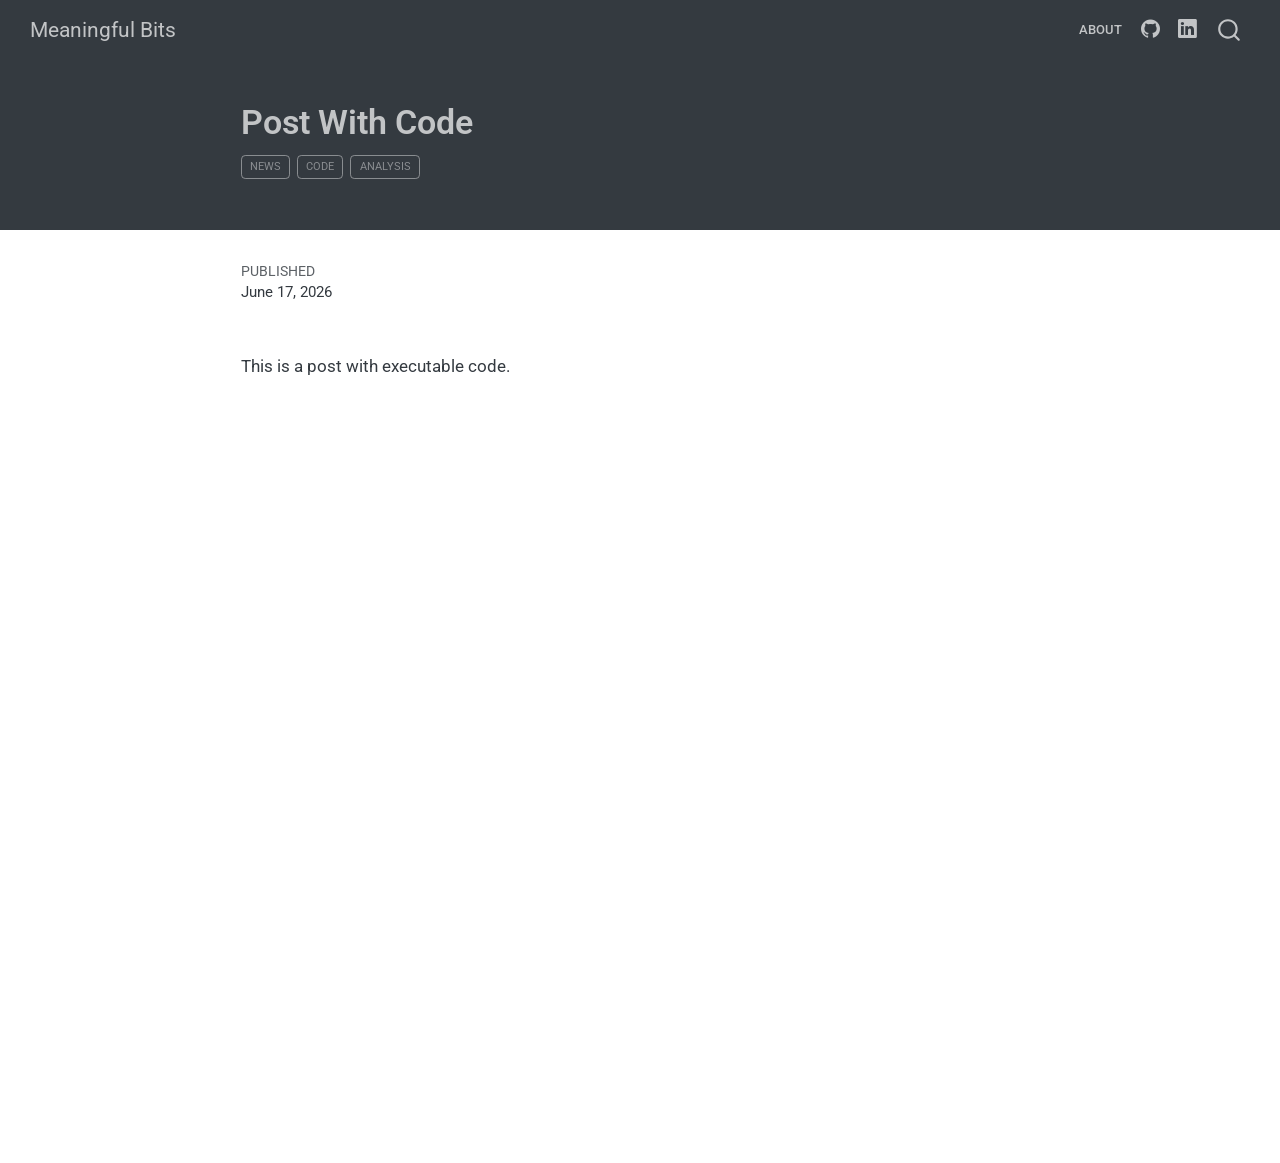
<file: posts/post-with-code/index.html>
<!DOCTYPE html>
<html xmlns="http://www.w3.org/1999/xhtml" lang="en" xml:lang="en"><head>

<meta charset="utf-8">
<meta name="generator" content="quarto-1.9.38">

<meta name="viewport" content="width=device-width, initial-scale=1.0, user-scalable=yes">

<meta name="dcterms.date" content="2026-06-17">

<title>Post With Code – Meaningful Bits</title>
<style>
/* Default styles provided by pandoc.
** See https://pandoc.org/MANUAL.html#variables-for-html for config info.
*/
code{white-space: pre-wrap;}
span.smallcaps{font-variant: small-caps;}
div.columns{display: flex; gap: min(4vw, 1.5em);}
div.column{flex: auto; overflow-x: auto;}
div.hanging-indent{margin-left: 1.5em; text-indent: -1.5em;}
ul.task-list{list-style: none;}
ul.task-list li input[type="checkbox"] {
  width: 0.8em;
  margin: 0 0.8em 0.2em -1em; /* quarto-specific, see https://github.com/quarto-dev/quarto-cli/issues/4556 */ 
  vertical-align: middle;
}
</style>


<script src="../../site_libs/quarto-nav/quarto-nav.js"></script>
<script src="../../site_libs/quarto-nav/headroom.min.js"></script>
<script src="../../site_libs/clipboard/clipboard.min.js"></script>
<script src="../../site_libs/quarto-search/autocomplete.umd.js"></script>
<script src="../../site_libs/quarto-search/fuse.min.js"></script>
<script src="../../site_libs/quarto-search/quarto-search.js"></script>
<meta name="quarto:offset" content="../../">
<script src="../../site_libs/quarto-html/quarto.js" type="module"></script>
<script src="../../site_libs/quarto-html/tabsets/tabsets.js" type="module"></script>
<script src="../../site_libs/quarto-html/popper.min.js"></script>
<script src="../../site_libs/quarto-html/tippy.umd.min.js"></script>
<script src="../../site_libs/quarto-html/anchor.min.js"></script>
<link href="../../site_libs/quarto-html/tippy.css" rel="stylesheet">
<link href="../../site_libs/quarto-html/quarto-syntax-highlighting-15634bcf2e68342d4ad2dfa704d543f6.css" rel="stylesheet" id="quarto-text-highlighting-styles">
<script src="../../site_libs/bootstrap/bootstrap.min.js"></script>
<link href="../../site_libs/bootstrap/bootstrap-icons.css" rel="stylesheet">
<link href="../../site_libs/bootstrap/bootstrap-5762eb8570d1466d25c92a18d9cf61dd.min.css" rel="stylesheet" append-hash="true" id="quarto-bootstrap" data-mode="light">
<script id="quarto-search-options" type="application/json">{
  "location": "navbar",
  "copy-button": false,
  "collapse-after": 3,
  "panel-placement": "end",
  "type": "overlay",
  "limit": 50,
  "keyboard-shortcut": [
    "f",
    "/",
    "s"
  ],
  "show-item-context": false,
  "language": {
    "search-no-results-text": "No results",
    "search-matching-documents-text": "matching documents",
    "search-copy-link-title": "Copy link to search",
    "search-hide-matches-text": "Hide additional matches",
    "search-more-match-text": "more match in this document",
    "search-more-matches-text": "more matches in this document",
    "search-clear-button-title": "Clear",
    "search-text-placeholder": "",
    "search-detached-cancel-button-title": "Cancel",
    "search-submit-button-title": "Submit",
    "search-label": "Search"
  }
}</script>


<link rel="stylesheet" href="../../styles.css">
</head>

<body class="nav-fixed fullcontent quarto-light">

<div id="quarto-search-results"></div>
  <header id="quarto-header" class="headroom fixed-top quarto-banner">
    <nav class="navbar navbar-expand-lg " data-bs-theme="dark">
      <div class="navbar-container container-fluid">
      <div class="navbar-brand-container mx-auto">
    <a class="navbar-brand" href="../../index.html">
    <span class="navbar-title">Meaningful Bits</span>
    </a>
  </div>
            <div id="quarto-search" class="" title="Search"></div>
          <button class="navbar-toggler" type="button" data-bs-toggle="collapse" data-bs-target="#navbarCollapse" aria-controls="navbarCollapse" role="menu" aria-expanded="false" aria-label="Toggle navigation" onclick="if (window.quartoToggleHeadroom) { window.quartoToggleHeadroom(); }">
  <span class="navbar-toggler-icon"></span>
</button>
          <div class="collapse navbar-collapse" id="navbarCollapse">
            <ul class="navbar-nav navbar-nav-scroll ms-auto">
  <li class="nav-item">
    <a class="nav-link" href="../../about.html"> 
<span class="menu-text">About</span></a>
  </li>  
  <li class="nav-item compact">
    <a class="nav-link" href="https://github.com/dw-610"> <i class="bi bi-github" role="img">
</i> 
<span class="menu-text"></span></a>
  </li>  
  <li class="nav-item compact">
    <a class="nav-link" href="https://www.linkedin.com/in/dylan-wheeler-ksu/"> <i class="bi bi-linkedin" role="img">
</i> 
<span class="menu-text"></span></a>
  </li>  
</ul>
          </div> <!-- /navcollapse -->
            <div class="quarto-navbar-tools">
</div>
      </div> <!-- /container-fluid -->
    </nav>
</header>
<!-- content -->
<header id="title-block-header" class="quarto-title-block default page-columns page-full">
  <div class="quarto-title-banner page-columns page-full">
    <div class="quarto-title column-body">
      <h1 class="title">Post With Code</h1>
                                <div class="quarto-categories">
                <div class="quarto-category">news</div>
                <div class="quarto-category">code</div>
                <div class="quarto-category">analysis</div>
              </div>
                  </div>
  </div>
    
  
  <div class="quarto-title-meta">

      
      <div>
      <div class="quarto-title-meta-heading">Published</div>
      <div class="quarto-title-meta-contents">
        <p class="date">June 17, 2026</p>
      </div>
    </div>
    
      
    </div>
    
  
  </header><div id="quarto-content" class="quarto-container page-columns page-rows-contents page-layout-article page-navbar">
<!-- sidebar -->
<!-- margin-sidebar -->
    
<!-- main -->
<main class="content quarto-banner-title-block" id="quarto-document-content">





<p>This is a post with executable code.</p>



</main> <!-- /main -->
<script id="quarto-html-after-body" type="application/javascript">
  window.document.addEventListener("DOMContentLoaded", function (event) {
    const icon = "";
    const anchorJS = new window.AnchorJS();
    anchorJS.options = {
      placement: 'right',
      icon: icon
    };
    anchorJS.add('.anchored');
    const isCodeAnnotation = (el) => {
      for (const clz of el.classList) {
        if (clz.startsWith('code-annotation-')) {                     
          return true;
        }
      }
      return false;
    }
    const onCopySuccess = function(e) {
      // button target
      const button = e.trigger;
      // don't keep focus
      button.blur();
      // flash "checked"
      button.classList.add('code-copy-button-checked');
      var currentTitle = button.getAttribute("title");
      button.setAttribute("title", "Copied!");
      let tooltip;
      if (window.bootstrap) {
        button.setAttribute("data-bs-toggle", "tooltip");
        button.setAttribute("data-bs-placement", "left");
        button.setAttribute("data-bs-title", "Copied!");
        tooltip = new bootstrap.Tooltip(button, 
          { trigger: "manual", 
            customClass: "code-copy-button-tooltip",
            offset: [0, -8]});
        tooltip.show();    
      }
      setTimeout(function() {
        if (tooltip) {
          tooltip.hide();
          button.removeAttribute("data-bs-title");
          button.removeAttribute("data-bs-toggle");
          button.removeAttribute("data-bs-placement");
        }
        button.setAttribute("title", currentTitle);
        button.classList.remove('code-copy-button-checked');
      }, 1000);
      // clear code selection
      e.clearSelection();
    }
    const getTextToCopy = function(trigger) {
      const outerScaffold = trigger.parentElement.cloneNode(true);
      const codeEl = outerScaffold.querySelector('code');
      for (const childEl of codeEl.children) {
        if (isCodeAnnotation(childEl)) {
          childEl.remove();
        }
      }
      return codeEl.innerText;
    }
    const clipboard = new window.ClipboardJS('.code-copy-button:not([data-in-quarto-modal])', {
      text: getTextToCopy
    });
    clipboard.on('success', onCopySuccess);
    if (window.document.getElementById('quarto-embedded-source-code-modal')) {
      const clipboardModal = new window.ClipboardJS('.code-copy-button[data-in-quarto-modal]', {
        text: getTextToCopy,
        container: window.document.getElementById('quarto-embedded-source-code-modal')
      });
      clipboardModal.on('success', onCopySuccess);
    }
      var localhostRegex = new RegExp(/^(?:http|https):\/\/localhost\:?[0-9]*\//);
      var mailtoRegex = new RegExp(/^mailto:/);
        var filterRegex = new RegExp("https:\/\/dw-610\.github\.io\/meaningfulbits");
      var isInternal = (href) => {
          return filterRegex.test(href) || localhostRegex.test(href) || mailtoRegex.test(href);
      }
      // Inspect non-navigation links and adorn them if external
     var links = window.document.querySelectorAll('a[href]:not(.nav-link):not(.navbar-brand):not(.toc-action):not(.sidebar-link):not(.sidebar-item-toggle):not(.pagination-link):not(.no-external):not([aria-hidden]):not(.dropdown-item):not(.quarto-navigation-tool):not(.about-link)');
      for (var i=0; i<links.length; i++) {
        const link = links[i];
        if (!isInternal(link.href)) {
          // undo the damage that might have been done by quarto-nav.js in the case of
          // links that we want to consider external
          if (link.dataset.originalHref !== undefined) {
            link.href = link.dataset.originalHref;
          }
        }
      }
    function tippyHover(el, contentFn, onTriggerFn, onUntriggerFn) {
      const config = {
        allowHTML: true,
        maxWidth: 500,
        delay: 100,
        arrow: false,
        appendTo: function(el) {
            return el.parentElement;
        },
        interactive: true,
        interactiveBorder: 10,
        theme: 'quarto',
        placement: 'bottom-start',
      };
      if (contentFn) {
        config.content = contentFn;
      }
      if (onTriggerFn) {
        config.onTrigger = onTriggerFn;
      }
      if (onUntriggerFn) {
        config.onUntrigger = onUntriggerFn;
      }
      window.tippy(el, config); 
    }
    const noterefs = window.document.querySelectorAll('a[role="doc-noteref"]');
    for (var i=0; i<noterefs.length; i++) {
      const ref = noterefs[i];
      tippyHover(ref, function() {
        // use id or data attribute instead here
        let href = ref.getAttribute('data-footnote-href') || ref.getAttribute('href');
        try { href = new URL(href).hash; } catch {}
        const id = href.replace(/^#\/?/, "");
        const note = window.document.getElementById(id);
        if (note) {
          return note.innerHTML;
        } else {
          return "";
        }
      });
    }
    const xrefs = window.document.querySelectorAll('a.quarto-xref');
    const processXRef = (id, note) => {
      // Strip column container classes
      const stripColumnClz = (el) => {
        el.classList.remove("page-full", "page-columns");
        if (el.children) {
          for (const child of el.children) {
            stripColumnClz(child);
          }
        }
      }
      stripColumnClz(note)
      if (id === null || id.startsWith('sec-')) {
        // Special case sections, only their first couple elements
        const container = document.createElement("div");
        if (note.children && note.children.length > 2) {
          container.appendChild(note.children[0].cloneNode(true));
          for (let i = 1; i < note.children.length; i++) {
            const child = note.children[i];
            if (child.tagName === "P" && child.innerText === "") {
              continue;
            } else {
              container.appendChild(child.cloneNode(true));
              break;
            }
          }
          if (window.Quarto?.typesetMath) {
            window.Quarto.typesetMath(container);
          }
          return container.innerHTML
        } else {
          if (window.Quarto?.typesetMath) {
            window.Quarto.typesetMath(note);
          }
          return note.innerHTML;
        }
      } else {
        // Remove any anchor links if they are present
        const anchorLink = note.querySelector('a.anchorjs-link');
        if (anchorLink) {
          anchorLink.remove();
        }
        if (window.Quarto?.typesetMath) {
          window.Quarto.typesetMath(note);
        }
        if (note.classList.contains("callout")) {
          return note.outerHTML;
        } else {
          return note.innerHTML;
        }
      }
    }
    for (var i=0; i<xrefs.length; i++) {
      const xref = xrefs[i];
      tippyHover(xref, undefined, function(instance) {
        instance.disable();
        let url = xref.getAttribute('href');
        let hash = undefined; 
        if (url.startsWith('#')) {
          hash = url;
        } else {
          try { hash = new URL(url).hash; } catch {}
        }
        if (hash) {
          const id = hash.replace(/^#\/?/, "");
          const note = window.document.getElementById(id);
          if (note !== null) {
            try {
              const html = processXRef(id, note.cloneNode(true));
              instance.setContent(html);
            } finally {
              instance.enable();
              instance.show();
            }
          } else {
            // See if we can fetch this
            fetch(url.split('#')[0])
            .then(res => res.text())
            .then(html => {
              const parser = new DOMParser();
              const htmlDoc = parser.parseFromString(html, "text/html");
              const note = htmlDoc.getElementById(id);
              if (note !== null) {
                const html = processXRef(id, note);
                instance.setContent(html);
              } 
            }).finally(() => {
              instance.enable();
              instance.show();
            });
          }
        } else {
          // See if we can fetch a full url (with no hash to target)
          // This is a special case and we should probably do some content thinning / targeting
          fetch(url)
          .then(res => res.text())
          .then(html => {
            const parser = new DOMParser();
            const htmlDoc = parser.parseFromString(html, "text/html");
            const note = htmlDoc.querySelector('main.content');
            if (note !== null) {
              // This should only happen for chapter cross references
              // (since there is no id in the URL)
              // remove the first header
              if (note.children.length > 0 && note.children[0].tagName === "HEADER") {
                note.children[0].remove();
              }
              const html = processXRef(null, note);
              instance.setContent(html);
            } 
          }).finally(() => {
            instance.enable();
            instance.show();
          });
        }
      }, function(instance) {
      });
    }
        let selectedAnnoteEl;
        const selectorForAnnotation = ( cell, annotation) => {
          let cellAttr = 'data-code-cell="' + cell + '"';
          let lineAttr = 'data-code-annotation="' +  annotation + '"';
          const selector = 'span[' + cellAttr + '][' + lineAttr + ']';
          return selector;
        }
        const selectCodeLines = (annoteEl) => {
          const doc = window.document;
          const targetCell = annoteEl.getAttribute("data-target-cell");
          const targetAnnotation = annoteEl.getAttribute("data-target-annotation");
          const annoteSpan = window.document.querySelector(selectorForAnnotation(targetCell, targetAnnotation));
          const lines = annoteSpan.getAttribute("data-code-lines").split(",");
          const lineIds = lines.map((line) => {
            return targetCell + "-" + line;
          })
          let top = null;
          let height = null;
          let parent = null;
          if (lineIds.length > 0) {
              //compute the position of the single el (top and bottom and make a div)
              const el = window.document.getElementById(lineIds[0]);
              top = el.offsetTop;
              height = el.offsetHeight;
              parent = el.parentElement.parentElement;
            if (lineIds.length > 1) {
              const lastEl = window.document.getElementById(lineIds[lineIds.length - 1]);
              const bottom = lastEl.offsetTop + lastEl.offsetHeight;
              height = bottom - top;
            }
            if (top !== null && height !== null && parent !== null) {
              // cook up a div (if necessary) and position it 
              let div = window.document.getElementById("code-annotation-line-highlight");
              if (div === null) {
                div = window.document.createElement("div");
                div.setAttribute("id", "code-annotation-line-highlight");
                div.style.position = 'absolute';
                parent.appendChild(div);
              }
              div.style.top = top - 2 + "px";
              div.style.height = height + 4 + "px";
              div.style.left = 0;
              let gutterDiv = window.document.getElementById("code-annotation-line-highlight-gutter");
              if (gutterDiv === null) {
                gutterDiv = window.document.createElement("div");
                gutterDiv.setAttribute("id", "code-annotation-line-highlight-gutter");
                gutterDiv.style.position = 'absolute';
                const codeCell = window.document.getElementById(targetCell);
                const gutter = codeCell.querySelector('.code-annotation-gutter');
                gutter.appendChild(gutterDiv);
              }
              gutterDiv.style.top = top - 2 + "px";
              gutterDiv.style.height = height + 4 + "px";
            }
            selectedAnnoteEl = annoteEl;
          }
        };
        const unselectCodeLines = () => {
          const elementsIds = ["code-annotation-line-highlight", "code-annotation-line-highlight-gutter"];
          elementsIds.forEach((elId) => {
            const div = window.document.getElementById(elId);
            if (div) {
              div.remove();
            }
          });
          selectedAnnoteEl = undefined;
        };
          // Handle positioning of the toggle
      window.addEventListener(
        "resize",
        throttle(() => {
          elRect = undefined;
          if (selectedAnnoteEl) {
            selectCodeLines(selectedAnnoteEl);
          }
        }, 10)
      );
      function throttle(fn, ms) {
      let throttle = false;
      let timer;
        return (...args) => {
          if(!throttle) { // first call gets through
              fn.apply(this, args);
              throttle = true;
          } else { // all the others get throttled
              if(timer) clearTimeout(timer); // cancel #2
              timer = setTimeout(() => {
                fn.apply(this, args);
                timer = throttle = false;
              }, ms);
          }
        };
      }
        // Attach click handler to the DT
        const annoteDls = window.document.querySelectorAll('dt[data-target-cell]');
        for (const annoteDlNode of annoteDls) {
          annoteDlNode.addEventListener('click', (event) => {
            const clickedEl = event.target;
            if (clickedEl !== selectedAnnoteEl) {
              unselectCodeLines();
              const activeEl = window.document.querySelector('dt[data-target-cell].code-annotation-active');
              if (activeEl) {
                activeEl.classList.remove('code-annotation-active');
              }
              selectCodeLines(clickedEl);
              clickedEl.classList.add('code-annotation-active');
            } else {
              // Unselect the line
              unselectCodeLines();
              clickedEl.classList.remove('code-annotation-active');
            }
          });
        }
    const findCites = (el) => {
      const parentEl = el.parentElement;
      if (parentEl) {
        const cites = parentEl.dataset.cites;
        if (cites) {
          return {
            el,
            cites: cites.split(' ')
          };
        } else {
          return findCites(el.parentElement)
        }
      } else {
        return undefined;
      }
    };
    var bibliorefs = window.document.querySelectorAll('a[role="doc-biblioref"]');
    for (var i=0; i<bibliorefs.length; i++) {
      const ref = bibliorefs[i];
      const citeInfo = findCites(ref);
      if (citeInfo) {
        tippyHover(citeInfo.el, function() {
          var popup = window.document.createElement('div');
          citeInfo.cites.forEach(function(cite) {
            var citeDiv = window.document.createElement('div');
            citeDiv.classList.add('hanging-indent');
            citeDiv.classList.add('csl-entry');
            var biblioDiv = window.document.getElementById('ref-' + cite);
            if (biblioDiv) {
              citeDiv.innerHTML = biblioDiv.innerHTML;
            }
            popup.appendChild(citeDiv);
          });
          return popup.innerHTML;
        });
      }
    }
  });
  </script>
</div> <!-- /content -->




</body></html>
</file>
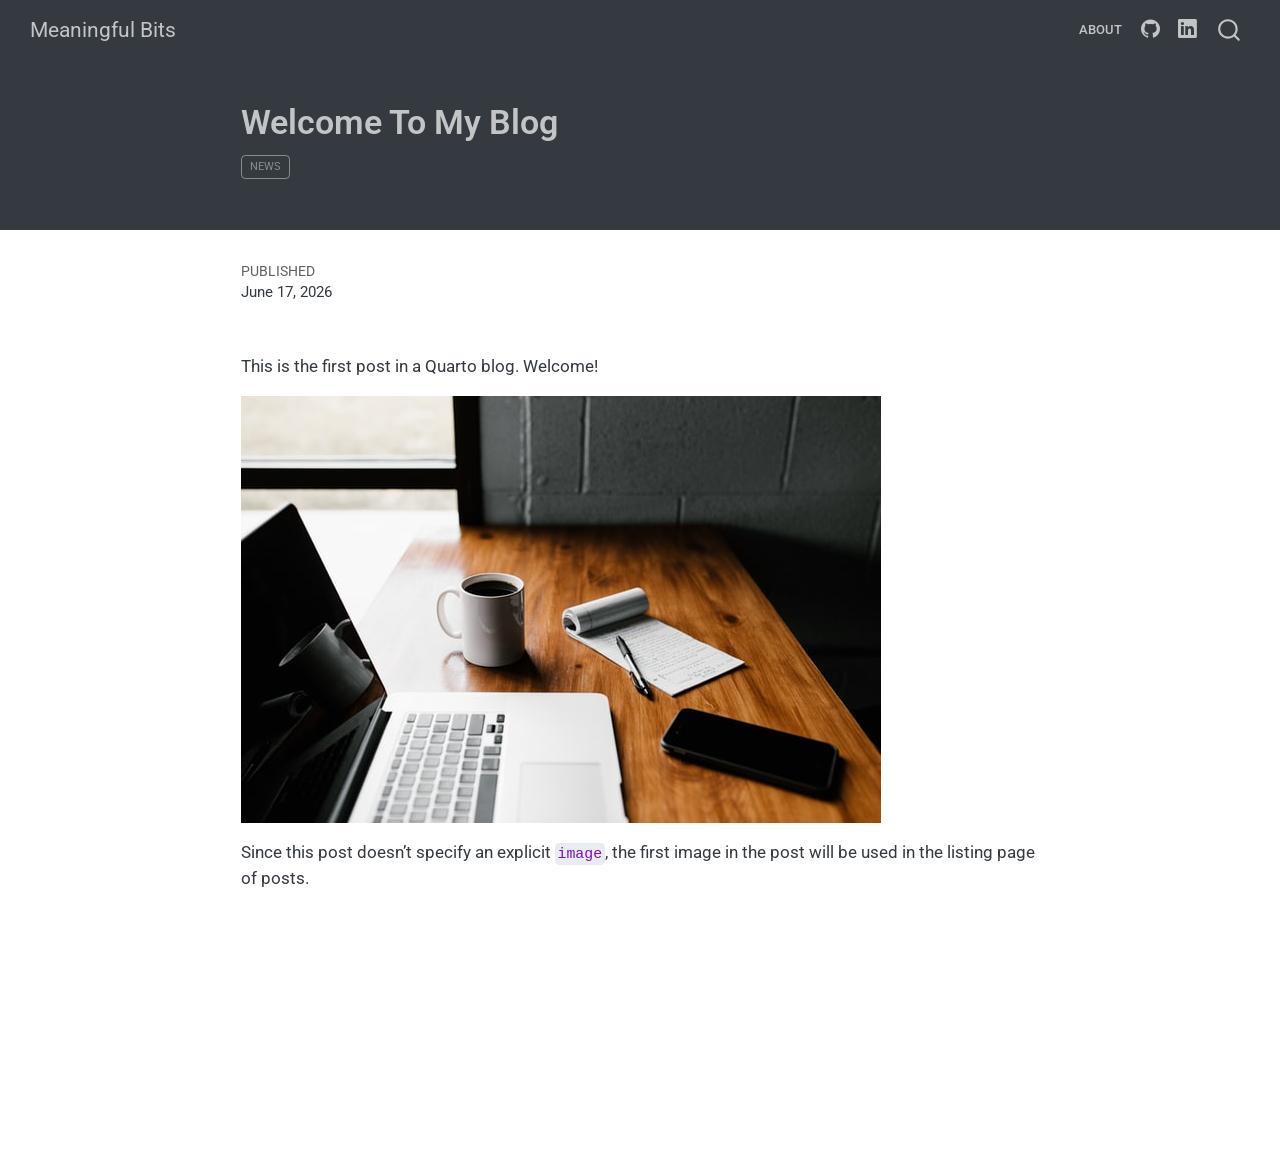
<file: posts/welcome/index.html>
<!DOCTYPE html>
<html xmlns="http://www.w3.org/1999/xhtml" lang="en" xml:lang="en"><head>

<meta charset="utf-8">
<meta name="generator" content="quarto-1.9.38">

<meta name="viewport" content="width=device-width, initial-scale=1.0, user-scalable=yes">

<meta name="dcterms.date" content="2026-06-17">

<title>Welcome To My Blog – Meaningful Bits</title>
<style>
/* Default styles provided by pandoc.
** See https://pandoc.org/MANUAL.html#variables-for-html for config info.
*/
code{white-space: pre-wrap;}
span.smallcaps{font-variant: small-caps;}
div.columns{display: flex; gap: min(4vw, 1.5em);}
div.column{flex: auto; overflow-x: auto;}
div.hanging-indent{margin-left: 1.5em; text-indent: -1.5em;}
ul.task-list{list-style: none;}
ul.task-list li input[type="checkbox"] {
  width: 0.8em;
  margin: 0 0.8em 0.2em -1em; /* quarto-specific, see https://github.com/quarto-dev/quarto-cli/issues/4556 */ 
  vertical-align: middle;
}
</style>


<script src="../../site_libs/quarto-nav/quarto-nav.js"></script>
<script src="../../site_libs/quarto-nav/headroom.min.js"></script>
<script src="../../site_libs/clipboard/clipboard.min.js"></script>
<script src="../../site_libs/quarto-search/autocomplete.umd.js"></script>
<script src="../../site_libs/quarto-search/fuse.min.js"></script>
<script src="../../site_libs/quarto-search/quarto-search.js"></script>
<meta name="quarto:offset" content="../../">
<script src="../../site_libs/quarto-html/quarto.js" type="module"></script>
<script src="../../site_libs/quarto-html/tabsets/tabsets.js" type="module"></script>
<script src="../../site_libs/quarto-html/popper.min.js"></script>
<script src="../../site_libs/quarto-html/tippy.umd.min.js"></script>
<script src="../../site_libs/quarto-html/anchor.min.js"></script>
<link href="../../site_libs/quarto-html/tippy.css" rel="stylesheet">
<link href="../../site_libs/quarto-html/quarto-syntax-highlighting-15634bcf2e68342d4ad2dfa704d543f6.css" rel="stylesheet" id="quarto-text-highlighting-styles">
<script src="../../site_libs/bootstrap/bootstrap.min.js"></script>
<link href="../../site_libs/bootstrap/bootstrap-icons.css" rel="stylesheet">
<link href="../../site_libs/bootstrap/bootstrap-5762eb8570d1466d25c92a18d9cf61dd.min.css" rel="stylesheet" append-hash="true" id="quarto-bootstrap" data-mode="light">
<script id="quarto-search-options" type="application/json">{
  "location": "navbar",
  "copy-button": false,
  "collapse-after": 3,
  "panel-placement": "end",
  "type": "overlay",
  "limit": 50,
  "keyboard-shortcut": [
    "f",
    "/",
    "s"
  ],
  "show-item-context": false,
  "language": {
    "search-no-results-text": "No results",
    "search-matching-documents-text": "matching documents",
    "search-copy-link-title": "Copy link to search",
    "search-hide-matches-text": "Hide additional matches",
    "search-more-match-text": "more match in this document",
    "search-more-matches-text": "more matches in this document",
    "search-clear-button-title": "Clear",
    "search-text-placeholder": "",
    "search-detached-cancel-button-title": "Cancel",
    "search-submit-button-title": "Submit",
    "search-label": "Search"
  }
}</script>


<link rel="stylesheet" href="../../styles.css">
</head>

<body class="nav-fixed fullcontent quarto-light">

<div id="quarto-search-results"></div>
  <header id="quarto-header" class="headroom fixed-top quarto-banner">
    <nav class="navbar navbar-expand-lg " data-bs-theme="dark">
      <div class="navbar-container container-fluid">
      <div class="navbar-brand-container mx-auto">
    <a class="navbar-brand" href="../../index.html">
    <span class="navbar-title">Meaningful Bits</span>
    </a>
  </div>
            <div id="quarto-search" class="" title="Search"></div>
          <button class="navbar-toggler" type="button" data-bs-toggle="collapse" data-bs-target="#navbarCollapse" aria-controls="navbarCollapse" role="menu" aria-expanded="false" aria-label="Toggle navigation" onclick="if (window.quartoToggleHeadroom) { window.quartoToggleHeadroom(); }">
  <span class="navbar-toggler-icon"></span>
</button>
          <div class="collapse navbar-collapse" id="navbarCollapse">
            <ul class="navbar-nav navbar-nav-scroll ms-auto">
  <li class="nav-item">
    <a class="nav-link" href="../../about.html"> 
<span class="menu-text">About</span></a>
  </li>  
  <li class="nav-item compact">
    <a class="nav-link" href="https://github.com/dw-610"> <i class="bi bi-github" role="img">
</i> 
<span class="menu-text"></span></a>
  </li>  
  <li class="nav-item compact">
    <a class="nav-link" href="https://www.linkedin.com/in/dylan-wheeler-ksu/"> <i class="bi bi-linkedin" role="img">
</i> 
<span class="menu-text"></span></a>
  </li>  
</ul>
          </div> <!-- /navcollapse -->
            <div class="quarto-navbar-tools">
</div>
      </div> <!-- /container-fluid -->
    </nav>
</header>
<!-- content -->
<header id="title-block-header" class="quarto-title-block default page-columns page-full">
  <div class="quarto-title-banner page-columns page-full">
    <div class="quarto-title column-body">
      <h1 class="title">Welcome To My Blog</h1>
                                <div class="quarto-categories">
                <div class="quarto-category">news</div>
              </div>
                  </div>
  </div>
    
  
  <div class="quarto-title-meta">

      
      <div>
      <div class="quarto-title-meta-heading">Published</div>
      <div class="quarto-title-meta-contents">
        <p class="date">June 17, 2026</p>
      </div>
    </div>
    
      
    </div>
    
  
  </header><div id="quarto-content" class="quarto-container page-columns page-rows-contents page-layout-article page-navbar">
<!-- sidebar -->
<!-- margin-sidebar -->
    
<!-- main -->
<main class="content quarto-banner-title-block" id="quarto-document-content">





<p>This is the first post in a Quarto blog. Welcome!</p>
<p><img src="thumbnail.jpg" class="img-fluid"></p>
<p>Since this post doesn’t specify an explicit <code>image</code>, the first image in the post will be used in the listing page of posts.</p>



</main> <!-- /main -->
<script id="quarto-html-after-body" type="application/javascript">
  window.document.addEventListener("DOMContentLoaded", function (event) {
    const icon = "";
    const anchorJS = new window.AnchorJS();
    anchorJS.options = {
      placement: 'right',
      icon: icon
    };
    anchorJS.add('.anchored');
    const isCodeAnnotation = (el) => {
      for (const clz of el.classList) {
        if (clz.startsWith('code-annotation-')) {                     
          return true;
        }
      }
      return false;
    }
    const onCopySuccess = function(e) {
      // button target
      const button = e.trigger;
      // don't keep focus
      button.blur();
      // flash "checked"
      button.classList.add('code-copy-button-checked');
      var currentTitle = button.getAttribute("title");
      button.setAttribute("title", "Copied!");
      let tooltip;
      if (window.bootstrap) {
        button.setAttribute("data-bs-toggle", "tooltip");
        button.setAttribute("data-bs-placement", "left");
        button.setAttribute("data-bs-title", "Copied!");
        tooltip = new bootstrap.Tooltip(button, 
          { trigger: "manual", 
            customClass: "code-copy-button-tooltip",
            offset: [0, -8]});
        tooltip.show();    
      }
      setTimeout(function() {
        if (tooltip) {
          tooltip.hide();
          button.removeAttribute("data-bs-title");
          button.removeAttribute("data-bs-toggle");
          button.removeAttribute("data-bs-placement");
        }
        button.setAttribute("title", currentTitle);
        button.classList.remove('code-copy-button-checked');
      }, 1000);
      // clear code selection
      e.clearSelection();
    }
    const getTextToCopy = function(trigger) {
      const outerScaffold = trigger.parentElement.cloneNode(true);
      const codeEl = outerScaffold.querySelector('code');
      for (const childEl of codeEl.children) {
        if (isCodeAnnotation(childEl)) {
          childEl.remove();
        }
      }
      return codeEl.innerText;
    }
    const clipboard = new window.ClipboardJS('.code-copy-button:not([data-in-quarto-modal])', {
      text: getTextToCopy
    });
    clipboard.on('success', onCopySuccess);
    if (window.document.getElementById('quarto-embedded-source-code-modal')) {
      const clipboardModal = new window.ClipboardJS('.code-copy-button[data-in-quarto-modal]', {
        text: getTextToCopy,
        container: window.document.getElementById('quarto-embedded-source-code-modal')
      });
      clipboardModal.on('success', onCopySuccess);
    }
      var localhostRegex = new RegExp(/^(?:http|https):\/\/localhost\:?[0-9]*\//);
      var mailtoRegex = new RegExp(/^mailto:/);
        var filterRegex = new RegExp("https:\/\/dw-610\.github\.io\/meaningfulbits");
      var isInternal = (href) => {
          return filterRegex.test(href) || localhostRegex.test(href) || mailtoRegex.test(href);
      }
      // Inspect non-navigation links and adorn them if external
     var links = window.document.querySelectorAll('a[href]:not(.nav-link):not(.navbar-brand):not(.toc-action):not(.sidebar-link):not(.sidebar-item-toggle):not(.pagination-link):not(.no-external):not([aria-hidden]):not(.dropdown-item):not(.quarto-navigation-tool):not(.about-link)');
      for (var i=0; i<links.length; i++) {
        const link = links[i];
        if (!isInternal(link.href)) {
          // undo the damage that might have been done by quarto-nav.js in the case of
          // links that we want to consider external
          if (link.dataset.originalHref !== undefined) {
            link.href = link.dataset.originalHref;
          }
        }
      }
    function tippyHover(el, contentFn, onTriggerFn, onUntriggerFn) {
      const config = {
        allowHTML: true,
        maxWidth: 500,
        delay: 100,
        arrow: false,
        appendTo: function(el) {
            return el.parentElement;
        },
        interactive: true,
        interactiveBorder: 10,
        theme: 'quarto',
        placement: 'bottom-start',
      };
      if (contentFn) {
        config.content = contentFn;
      }
      if (onTriggerFn) {
        config.onTrigger = onTriggerFn;
      }
      if (onUntriggerFn) {
        config.onUntrigger = onUntriggerFn;
      }
      window.tippy(el, config); 
    }
    const noterefs = window.document.querySelectorAll('a[role="doc-noteref"]');
    for (var i=0; i<noterefs.length; i++) {
      const ref = noterefs[i];
      tippyHover(ref, function() {
        // use id or data attribute instead here
        let href = ref.getAttribute('data-footnote-href') || ref.getAttribute('href');
        try { href = new URL(href).hash; } catch {}
        const id = href.replace(/^#\/?/, "");
        const note = window.document.getElementById(id);
        if (note) {
          return note.innerHTML;
        } else {
          return "";
        }
      });
    }
    const xrefs = window.document.querySelectorAll('a.quarto-xref');
    const processXRef = (id, note) => {
      // Strip column container classes
      const stripColumnClz = (el) => {
        el.classList.remove("page-full", "page-columns");
        if (el.children) {
          for (const child of el.children) {
            stripColumnClz(child);
          }
        }
      }
      stripColumnClz(note)
      if (id === null || id.startsWith('sec-')) {
        // Special case sections, only their first couple elements
        const container = document.createElement("div");
        if (note.children && note.children.length > 2) {
          container.appendChild(note.children[0].cloneNode(true));
          for (let i = 1; i < note.children.length; i++) {
            const child = note.children[i];
            if (child.tagName === "P" && child.innerText === "") {
              continue;
            } else {
              container.appendChild(child.cloneNode(true));
              break;
            }
          }
          if (window.Quarto?.typesetMath) {
            window.Quarto.typesetMath(container);
          }
          return container.innerHTML
        } else {
          if (window.Quarto?.typesetMath) {
            window.Quarto.typesetMath(note);
          }
          return note.innerHTML;
        }
      } else {
        // Remove any anchor links if they are present
        const anchorLink = note.querySelector('a.anchorjs-link');
        if (anchorLink) {
          anchorLink.remove();
        }
        if (window.Quarto?.typesetMath) {
          window.Quarto.typesetMath(note);
        }
        if (note.classList.contains("callout")) {
          return note.outerHTML;
        } else {
          return note.innerHTML;
        }
      }
    }
    for (var i=0; i<xrefs.length; i++) {
      const xref = xrefs[i];
      tippyHover(xref, undefined, function(instance) {
        instance.disable();
        let url = xref.getAttribute('href');
        let hash = undefined; 
        if (url.startsWith('#')) {
          hash = url;
        } else {
          try { hash = new URL(url).hash; } catch {}
        }
        if (hash) {
          const id = hash.replace(/^#\/?/, "");
          const note = window.document.getElementById(id);
          if (note !== null) {
            try {
              const html = processXRef(id, note.cloneNode(true));
              instance.setContent(html);
            } finally {
              instance.enable();
              instance.show();
            }
          } else {
            // See if we can fetch this
            fetch(url.split('#')[0])
            .then(res => res.text())
            .then(html => {
              const parser = new DOMParser();
              const htmlDoc = parser.parseFromString(html, "text/html");
              const note = htmlDoc.getElementById(id);
              if (note !== null) {
                const html = processXRef(id, note);
                instance.setContent(html);
              } 
            }).finally(() => {
              instance.enable();
              instance.show();
            });
          }
        } else {
          // See if we can fetch a full url (with no hash to target)
          // This is a special case and we should probably do some content thinning / targeting
          fetch(url)
          .then(res => res.text())
          .then(html => {
            const parser = new DOMParser();
            const htmlDoc = parser.parseFromString(html, "text/html");
            const note = htmlDoc.querySelector('main.content');
            if (note !== null) {
              // This should only happen for chapter cross references
              // (since there is no id in the URL)
              // remove the first header
              if (note.children.length > 0 && note.children[0].tagName === "HEADER") {
                note.children[0].remove();
              }
              const html = processXRef(null, note);
              instance.setContent(html);
            } 
          }).finally(() => {
            instance.enable();
            instance.show();
          });
        }
      }, function(instance) {
      });
    }
        let selectedAnnoteEl;
        const selectorForAnnotation = ( cell, annotation) => {
          let cellAttr = 'data-code-cell="' + cell + '"';
          let lineAttr = 'data-code-annotation="' +  annotation + '"';
          const selector = 'span[' + cellAttr + '][' + lineAttr + ']';
          return selector;
        }
        const selectCodeLines = (annoteEl) => {
          const doc = window.document;
          const targetCell = annoteEl.getAttribute("data-target-cell");
          const targetAnnotation = annoteEl.getAttribute("data-target-annotation");
          const annoteSpan = window.document.querySelector(selectorForAnnotation(targetCell, targetAnnotation));
          const lines = annoteSpan.getAttribute("data-code-lines").split(",");
          const lineIds = lines.map((line) => {
            return targetCell + "-" + line;
          })
          let top = null;
          let height = null;
          let parent = null;
          if (lineIds.length > 0) {
              //compute the position of the single el (top and bottom and make a div)
              const el = window.document.getElementById(lineIds[0]);
              top = el.offsetTop;
              height = el.offsetHeight;
              parent = el.parentElement.parentElement;
            if (lineIds.length > 1) {
              const lastEl = window.document.getElementById(lineIds[lineIds.length - 1]);
              const bottom = lastEl.offsetTop + lastEl.offsetHeight;
              height = bottom - top;
            }
            if (top !== null && height !== null && parent !== null) {
              // cook up a div (if necessary) and position it 
              let div = window.document.getElementById("code-annotation-line-highlight");
              if (div === null) {
                div = window.document.createElement("div");
                div.setAttribute("id", "code-annotation-line-highlight");
                div.style.position = 'absolute';
                parent.appendChild(div);
              }
              div.style.top = top - 2 + "px";
              div.style.height = height + 4 + "px";
              div.style.left = 0;
              let gutterDiv = window.document.getElementById("code-annotation-line-highlight-gutter");
              if (gutterDiv === null) {
                gutterDiv = window.document.createElement("div");
                gutterDiv.setAttribute("id", "code-annotation-line-highlight-gutter");
                gutterDiv.style.position = 'absolute';
                const codeCell = window.document.getElementById(targetCell);
                const gutter = codeCell.querySelector('.code-annotation-gutter');
                gutter.appendChild(gutterDiv);
              }
              gutterDiv.style.top = top - 2 + "px";
              gutterDiv.style.height = height + 4 + "px";
            }
            selectedAnnoteEl = annoteEl;
          }
        };
        const unselectCodeLines = () => {
          const elementsIds = ["code-annotation-line-highlight", "code-annotation-line-highlight-gutter"];
          elementsIds.forEach((elId) => {
            const div = window.document.getElementById(elId);
            if (div) {
              div.remove();
            }
          });
          selectedAnnoteEl = undefined;
        };
          // Handle positioning of the toggle
      window.addEventListener(
        "resize",
        throttle(() => {
          elRect = undefined;
          if (selectedAnnoteEl) {
            selectCodeLines(selectedAnnoteEl);
          }
        }, 10)
      );
      function throttle(fn, ms) {
      let throttle = false;
      let timer;
        return (...args) => {
          if(!throttle) { // first call gets through
              fn.apply(this, args);
              throttle = true;
          } else { // all the others get throttled
              if(timer) clearTimeout(timer); // cancel #2
              timer = setTimeout(() => {
                fn.apply(this, args);
                timer = throttle = false;
              }, ms);
          }
        };
      }
        // Attach click handler to the DT
        const annoteDls = window.document.querySelectorAll('dt[data-target-cell]');
        for (const annoteDlNode of annoteDls) {
          annoteDlNode.addEventListener('click', (event) => {
            const clickedEl = event.target;
            if (clickedEl !== selectedAnnoteEl) {
              unselectCodeLines();
              const activeEl = window.document.querySelector('dt[data-target-cell].code-annotation-active');
              if (activeEl) {
                activeEl.classList.remove('code-annotation-active');
              }
              selectCodeLines(clickedEl);
              clickedEl.classList.add('code-annotation-active');
            } else {
              // Unselect the line
              unselectCodeLines();
              clickedEl.classList.remove('code-annotation-active');
            }
          });
        }
    const findCites = (el) => {
      const parentEl = el.parentElement;
      if (parentEl) {
        const cites = parentEl.dataset.cites;
        if (cites) {
          return {
            el,
            cites: cites.split(' ')
          };
        } else {
          return findCites(el.parentElement)
        }
      } else {
        return undefined;
      }
    };
    var bibliorefs = window.document.querySelectorAll('a[role="doc-biblioref"]');
    for (var i=0; i<bibliorefs.length; i++) {
      const ref = bibliorefs[i];
      const citeInfo = findCites(ref);
      if (citeInfo) {
        tippyHover(citeInfo.el, function() {
          var popup = window.document.createElement('div');
          citeInfo.cites.forEach(function(cite) {
            var citeDiv = window.document.createElement('div');
            citeDiv.classList.add('hanging-indent');
            citeDiv.classList.add('csl-entry');
            var biblioDiv = window.document.getElementById('ref-' + cite);
            if (biblioDiv) {
              citeDiv.innerHTML = biblioDiv.innerHTML;
            }
            popup.appendChild(citeDiv);
          });
          return popup.innerHTML;
        });
      }
    }
  });
  </script>
</div> <!-- /content -->




</body></html>
</file>
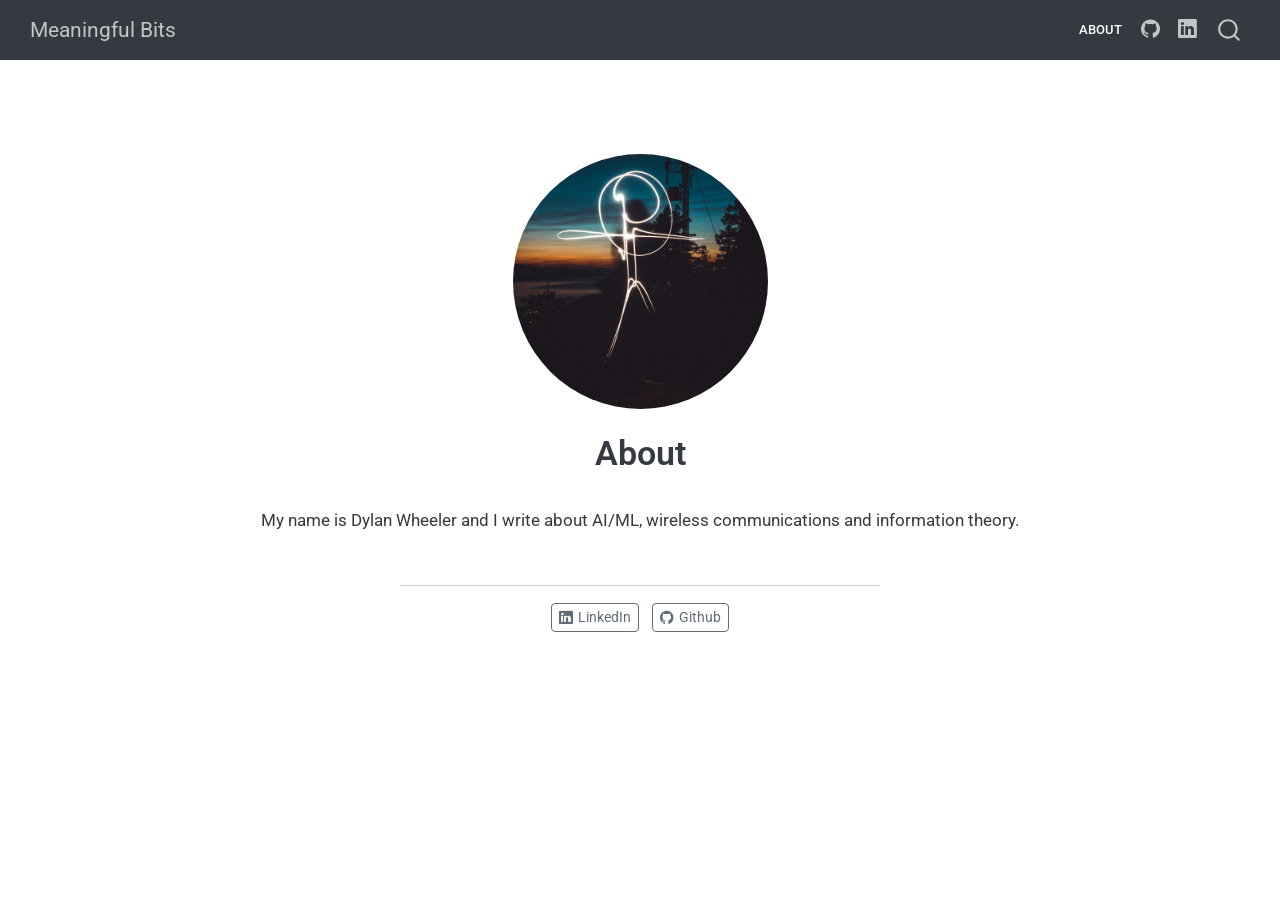
<file: about.html>
<!DOCTYPE html>
<html xmlns="http://www.w3.org/1999/xhtml" lang="en" xml:lang="en"><head>

<meta charset="utf-8">
<meta name="generator" content="quarto-1.9.38">

<meta name="viewport" content="width=device-width, initial-scale=1.0, user-scalable=yes">


<title>About – Meaningful Bits</title>
<style>
/* Default styles provided by pandoc.
** See https://pandoc.org/MANUAL.html#variables-for-html for config info.
*/
code{white-space: pre-wrap;}
span.smallcaps{font-variant: small-caps;}
div.columns{display: flex; gap: min(4vw, 1.5em);}
div.column{flex: auto; overflow-x: auto;}
div.hanging-indent{margin-left: 1.5em; text-indent: -1.5em;}
ul.task-list{list-style: none;}
ul.task-list li input[type="checkbox"] {
  width: 0.8em;
  margin: 0 0.8em 0.2em -1em; /* quarto-specific, see https://github.com/quarto-dev/quarto-cli/issues/4556 */ 
  vertical-align: middle;
}
</style>


<script src="site_libs/quarto-nav/quarto-nav.js"></script>
<script src="site_libs/quarto-nav/headroom.min.js"></script>
<script src="site_libs/clipboard/clipboard.min.js"></script>
<script src="site_libs/quarto-search/autocomplete.umd.js"></script>
<script src="site_libs/quarto-search/fuse.min.js"></script>
<script src="site_libs/quarto-search/quarto-search.js"></script>
<meta name="quarto:offset" content="./">
<script src="site_libs/quarto-html/quarto.js" type="module"></script>
<script src="site_libs/quarto-html/tabsets/tabsets.js" type="module"></script>
<script src="site_libs/quarto-html/popper.min.js"></script>
<script src="site_libs/quarto-html/tippy.umd.min.js"></script>
<link href="site_libs/quarto-html/tippy.css" rel="stylesheet">
<link href="site_libs/quarto-html/quarto-syntax-highlighting-15634bcf2e68342d4ad2dfa704d543f6.css" rel="stylesheet" id="quarto-text-highlighting-styles">
<script src="site_libs/bootstrap/bootstrap.min.js"></script>
<link href="site_libs/bootstrap/bootstrap-icons.css" rel="stylesheet">
<link href="site_libs/bootstrap/bootstrap-5762eb8570d1466d25c92a18d9cf61dd.min.css" rel="stylesheet" append-hash="true" id="quarto-bootstrap" data-mode="light">
<script id="quarto-search-options" type="application/json">{
  "location": "navbar",
  "copy-button": false,
  "collapse-after": 3,
  "panel-placement": "end",
  "type": "overlay",
  "limit": 50,
  "keyboard-shortcut": [
    "f",
    "/",
    "s"
  ],
  "show-item-context": false,
  "language": {
    "search-no-results-text": "No results",
    "search-matching-documents-text": "matching documents",
    "search-copy-link-title": "Copy link to search",
    "search-hide-matches-text": "Hide additional matches",
    "search-more-match-text": "more match in this document",
    "search-more-matches-text": "more matches in this document",
    "search-clear-button-title": "Clear",
    "search-text-placeholder": "",
    "search-detached-cancel-button-title": "Cancel",
    "search-submit-button-title": "Submit",
    "search-label": "Search"
  }
}</script>


<link rel="stylesheet" href="styles.css">
</head>

<body class="nav-fixed fullcontent quarto-light">

<div id="quarto-search-results"></div>
  <header id="quarto-header" class="headroom fixed-top">
    <nav class="navbar navbar-expand-lg " data-bs-theme="dark">
      <div class="navbar-container container-fluid">
      <div class="navbar-brand-container mx-auto">
    <a class="navbar-brand" href="./index.html">
    <span class="navbar-title">Meaningful Bits</span>
    </a>
  </div>
            <div id="quarto-search" class="" title="Search"></div>
          <button class="navbar-toggler" type="button" data-bs-toggle="collapse" data-bs-target="#navbarCollapse" aria-controls="navbarCollapse" role="menu" aria-expanded="false" aria-label="Toggle navigation" onclick="if (window.quartoToggleHeadroom) { window.quartoToggleHeadroom(); }">
  <span class="navbar-toggler-icon"></span>
</button>
          <div class="collapse navbar-collapse" id="navbarCollapse">
            <ul class="navbar-nav navbar-nav-scroll ms-auto">
  <li class="nav-item">
    <a class="nav-link active" href="./about.html" aria-current="page"> 
<span class="menu-text">About</span></a>
  </li>  
  <li class="nav-item compact">
    <a class="nav-link" href="https://github.com/dw-610"> <i class="bi bi-github" role="img">
</i> 
<span class="menu-text"></span></a>
  </li>  
  <li class="nav-item compact">
    <a class="nav-link" href="https://www.linkedin.com/in/dylan-wheeler-ksu/"> <i class="bi bi-linkedin" role="img">
</i> 
<span class="menu-text"></span></a>
  </li>  
</ul>
          </div> <!-- /navcollapse -->
            <div class="quarto-navbar-tools">
</div>
      </div> <!-- /container-fluid -->
    </nav>
</header>
<!-- content -->
<div id="quarto-content" class="quarto-container page-columns page-rows-contents page-layout-article page-navbar">
<!-- sidebar -->
<!-- margin-sidebar -->
    
<!-- main -->
<div class="quarto-about-jolla">
  <img src="profile.jpg" class="about-image
  round " style="height: 15em; width: 15em;">
 <header id="title-block-header" class="quarto-title-block default">
<div class="quarto-title">
<h1 class="title">About</h1>
</div>
<div class="quarto-title-meta">
  </div>
</header><main class="content" id="quarto-document-content">
<p>My name is Dylan Wheeler and I write about AI/ML, wireless communications and information theory.</p>


</main> 
  <hr class="about-sep">
   <div class="about-links">
  <a href="https://www.linkedin.com/in/dylan-wheeler-ksu/" class="about-link" rel="" target="">
    <i class="bi bi-linkedin"></i>
     <span class="about-link-text">LinkedIn</span>
  </a>
  <a href="https://github.com/dw-610" class="about-link" rel="" target="">
    <i class="bi bi-github"></i>
     <span class="about-link-text">Github</span>
  </a>
</div>
</div>
 <!-- /main -->
<script id="quarto-html-after-body" type="application/javascript">
  window.document.addEventListener("DOMContentLoaded", function (event) {
    const isCodeAnnotation = (el) => {
      for (const clz of el.classList) {
        if (clz.startsWith('code-annotation-')) {                     
          return true;
        }
      }
      return false;
    }
    const onCopySuccess = function(e) {
      // button target
      const button = e.trigger;
      // don't keep focus
      button.blur();
      // flash "checked"
      button.classList.add('code-copy-button-checked');
      var currentTitle = button.getAttribute("title");
      button.setAttribute("title", "Copied!");
      let tooltip;
      if (window.bootstrap) {
        button.setAttribute("data-bs-toggle", "tooltip");
        button.setAttribute("data-bs-placement", "left");
        button.setAttribute("data-bs-title", "Copied!");
        tooltip = new bootstrap.Tooltip(button, 
          { trigger: "manual", 
            customClass: "code-copy-button-tooltip",
            offset: [0, -8]});
        tooltip.show();    
      }
      setTimeout(function() {
        if (tooltip) {
          tooltip.hide();
          button.removeAttribute("data-bs-title");
          button.removeAttribute("data-bs-toggle");
          button.removeAttribute("data-bs-placement");
        }
        button.setAttribute("title", currentTitle);
        button.classList.remove('code-copy-button-checked');
      }, 1000);
      // clear code selection
      e.clearSelection();
    }
    const getTextToCopy = function(trigger) {
      const outerScaffold = trigger.parentElement.cloneNode(true);
      const codeEl = outerScaffold.querySelector('code');
      for (const childEl of codeEl.children) {
        if (isCodeAnnotation(childEl)) {
          childEl.remove();
        }
      }
      return codeEl.innerText;
    }
    const clipboard = new window.ClipboardJS('.code-copy-button:not([data-in-quarto-modal])', {
      text: getTextToCopy
    });
    clipboard.on('success', onCopySuccess);
    if (window.document.getElementById('quarto-embedded-source-code-modal')) {
      const clipboardModal = new window.ClipboardJS('.code-copy-button[data-in-quarto-modal]', {
        text: getTextToCopy,
        container: window.document.getElementById('quarto-embedded-source-code-modal')
      });
      clipboardModal.on('success', onCopySuccess);
    }
      var localhostRegex = new RegExp(/^(?:http|https):\/\/localhost\:?[0-9]*\//);
      var mailtoRegex = new RegExp(/^mailto:/);
        var filterRegex = new RegExp("https:\/\/dw-610\.github\.io\/meaningfulbits");
      var isInternal = (href) => {
          return filterRegex.test(href) || localhostRegex.test(href) || mailtoRegex.test(href);
      }
      // Inspect non-navigation links and adorn them if external
     var links = window.document.querySelectorAll('a[href]:not(.nav-link):not(.navbar-brand):not(.toc-action):not(.sidebar-link):not(.sidebar-item-toggle):not(.pagination-link):not(.no-external):not([aria-hidden]):not(.dropdown-item):not(.quarto-navigation-tool):not(.about-link)');
      for (var i=0; i<links.length; i++) {
        const link = links[i];
        if (!isInternal(link.href)) {
          // undo the damage that might have been done by quarto-nav.js in the case of
          // links that we want to consider external
          if (link.dataset.originalHref !== undefined) {
            link.href = link.dataset.originalHref;
          }
        }
      }
    function tippyHover(el, contentFn, onTriggerFn, onUntriggerFn) {
      const config = {
        allowHTML: true,
        maxWidth: 500,
        delay: 100,
        arrow: false,
        appendTo: function(el) {
            return el.parentElement;
        },
        interactive: true,
        interactiveBorder: 10,
        theme: 'quarto',
        placement: 'bottom-start',
      };
      if (contentFn) {
        config.content = contentFn;
      }
      if (onTriggerFn) {
        config.onTrigger = onTriggerFn;
      }
      if (onUntriggerFn) {
        config.onUntrigger = onUntriggerFn;
      }
      window.tippy(el, config); 
    }
    const noterefs = window.document.querySelectorAll('a[role="doc-noteref"]');
    for (var i=0; i<noterefs.length; i++) {
      const ref = noterefs[i];
      tippyHover(ref, function() {
        // use id or data attribute instead here
        let href = ref.getAttribute('data-footnote-href') || ref.getAttribute('href');
        try { href = new URL(href).hash; } catch {}
        const id = href.replace(/^#\/?/, "");
        const note = window.document.getElementById(id);
        if (note) {
          return note.innerHTML;
        } else {
          return "";
        }
      });
    }
    const xrefs = window.document.querySelectorAll('a.quarto-xref');
    const processXRef = (id, note) => {
      // Strip column container classes
      const stripColumnClz = (el) => {
        el.classList.remove("page-full", "page-columns");
        if (el.children) {
          for (const child of el.children) {
            stripColumnClz(child);
          }
        }
      }
      stripColumnClz(note)
      if (id === null || id.startsWith('sec-')) {
        // Special case sections, only their first couple elements
        const container = document.createElement("div");
        if (note.children && note.children.length > 2) {
          container.appendChild(note.children[0].cloneNode(true));
          for (let i = 1; i < note.children.length; i++) {
            const child = note.children[i];
            if (child.tagName === "P" && child.innerText === "") {
              continue;
            } else {
              container.appendChild(child.cloneNode(true));
              break;
            }
          }
          if (window.Quarto?.typesetMath) {
            window.Quarto.typesetMath(container);
          }
          return container.innerHTML
        } else {
          if (window.Quarto?.typesetMath) {
            window.Quarto.typesetMath(note);
          }
          return note.innerHTML;
        }
      } else {
        // Remove any anchor links if they are present
        const anchorLink = note.querySelector('a.anchorjs-link');
        if (anchorLink) {
          anchorLink.remove();
        }
        if (window.Quarto?.typesetMath) {
          window.Quarto.typesetMath(note);
        }
        if (note.classList.contains("callout")) {
          return note.outerHTML;
        } else {
          return note.innerHTML;
        }
      }
    }
    for (var i=0; i<xrefs.length; i++) {
      const xref = xrefs[i];
      tippyHover(xref, undefined, function(instance) {
        instance.disable();
        let url = xref.getAttribute('href');
        let hash = undefined; 
        if (url.startsWith('#')) {
          hash = url;
        } else {
          try { hash = new URL(url).hash; } catch {}
        }
        if (hash) {
          const id = hash.replace(/^#\/?/, "");
          const note = window.document.getElementById(id);
          if (note !== null) {
            try {
              const html = processXRef(id, note.cloneNode(true));
              instance.setContent(html);
            } finally {
              instance.enable();
              instance.show();
            }
          } else {
            // See if we can fetch this
            fetch(url.split('#')[0])
            .then(res => res.text())
            .then(html => {
              const parser = new DOMParser();
              const htmlDoc = parser.parseFromString(html, "text/html");
              const note = htmlDoc.getElementById(id);
              if (note !== null) {
                const html = processXRef(id, note);
                instance.setContent(html);
              } 
            }).finally(() => {
              instance.enable();
              instance.show();
            });
          }
        } else {
          // See if we can fetch a full url (with no hash to target)
          // This is a special case and we should probably do some content thinning / targeting
          fetch(url)
          .then(res => res.text())
          .then(html => {
            const parser = new DOMParser();
            const htmlDoc = parser.parseFromString(html, "text/html");
            const note = htmlDoc.querySelector('main.content');
            if (note !== null) {
              // This should only happen for chapter cross references
              // (since there is no id in the URL)
              // remove the first header
              if (note.children.length > 0 && note.children[0].tagName === "HEADER") {
                note.children[0].remove();
              }
              const html = processXRef(null, note);
              instance.setContent(html);
            } 
          }).finally(() => {
            instance.enable();
            instance.show();
          });
        }
      }, function(instance) {
      });
    }
        let selectedAnnoteEl;
        const selectorForAnnotation = ( cell, annotation) => {
          let cellAttr = 'data-code-cell="' + cell + '"';
          let lineAttr = 'data-code-annotation="' +  annotation + '"';
          const selector = 'span[' + cellAttr + '][' + lineAttr + ']';
          return selector;
        }
        const selectCodeLines = (annoteEl) => {
          const doc = window.document;
          const targetCell = annoteEl.getAttribute("data-target-cell");
          const targetAnnotation = annoteEl.getAttribute("data-target-annotation");
          const annoteSpan = window.document.querySelector(selectorForAnnotation(targetCell, targetAnnotation));
          const lines = annoteSpan.getAttribute("data-code-lines").split(",");
          const lineIds = lines.map((line) => {
            return targetCell + "-" + line;
          })
          let top = null;
          let height = null;
          let parent = null;
          if (lineIds.length > 0) {
              //compute the position of the single el (top and bottom and make a div)
              const el = window.document.getElementById(lineIds[0]);
              top = el.offsetTop;
              height = el.offsetHeight;
              parent = el.parentElement.parentElement;
            if (lineIds.length > 1) {
              const lastEl = window.document.getElementById(lineIds[lineIds.length - 1]);
              const bottom = lastEl.offsetTop + lastEl.offsetHeight;
              height = bottom - top;
            }
            if (top !== null && height !== null && parent !== null) {
              // cook up a div (if necessary) and position it 
              let div = window.document.getElementById("code-annotation-line-highlight");
              if (div === null) {
                div = window.document.createElement("div");
                div.setAttribute("id", "code-annotation-line-highlight");
                div.style.position = 'absolute';
                parent.appendChild(div);
              }
              div.style.top = top - 2 + "px";
              div.style.height = height + 4 + "px";
              div.style.left = 0;
              let gutterDiv = window.document.getElementById("code-annotation-line-highlight-gutter");
              if (gutterDiv === null) {
                gutterDiv = window.document.createElement("div");
                gutterDiv.setAttribute("id", "code-annotation-line-highlight-gutter");
                gutterDiv.style.position = 'absolute';
                const codeCell = window.document.getElementById(targetCell);
                const gutter = codeCell.querySelector('.code-annotation-gutter');
                gutter.appendChild(gutterDiv);
              }
              gutterDiv.style.top = top - 2 + "px";
              gutterDiv.style.height = height + 4 + "px";
            }
            selectedAnnoteEl = annoteEl;
          }
        };
        const unselectCodeLines = () => {
          const elementsIds = ["code-annotation-line-highlight", "code-annotation-line-highlight-gutter"];
          elementsIds.forEach((elId) => {
            const div = window.document.getElementById(elId);
            if (div) {
              div.remove();
            }
          });
          selectedAnnoteEl = undefined;
        };
          // Handle positioning of the toggle
      window.addEventListener(
        "resize",
        throttle(() => {
          elRect = undefined;
          if (selectedAnnoteEl) {
            selectCodeLines(selectedAnnoteEl);
          }
        }, 10)
      );
      function throttle(fn, ms) {
      let throttle = false;
      let timer;
        return (...args) => {
          if(!throttle) { // first call gets through
              fn.apply(this, args);
              throttle = true;
          } else { // all the others get throttled
              if(timer) clearTimeout(timer); // cancel #2
              timer = setTimeout(() => {
                fn.apply(this, args);
                timer = throttle = false;
              }, ms);
          }
        };
      }
        // Attach click handler to the DT
        const annoteDls = window.document.querySelectorAll('dt[data-target-cell]');
        for (const annoteDlNode of annoteDls) {
          annoteDlNode.addEventListener('click', (event) => {
            const clickedEl = event.target;
            if (clickedEl !== selectedAnnoteEl) {
              unselectCodeLines();
              const activeEl = window.document.querySelector('dt[data-target-cell].code-annotation-active');
              if (activeEl) {
                activeEl.classList.remove('code-annotation-active');
              }
              selectCodeLines(clickedEl);
              clickedEl.classList.add('code-annotation-active');
            } else {
              // Unselect the line
              unselectCodeLines();
              clickedEl.classList.remove('code-annotation-active');
            }
          });
        }
    const findCites = (el) => {
      const parentEl = el.parentElement;
      if (parentEl) {
        const cites = parentEl.dataset.cites;
        if (cites) {
          return {
            el,
            cites: cites.split(' ')
          };
        } else {
          return findCites(el.parentElement)
        }
      } else {
        return undefined;
      }
    };
    var bibliorefs = window.document.querySelectorAll('a[role="doc-biblioref"]');
    for (var i=0; i<bibliorefs.length; i++) {
      const ref = bibliorefs[i];
      const citeInfo = findCites(ref);
      if (citeInfo) {
        tippyHover(citeInfo.el, function() {
          var popup = window.document.createElement('div');
          citeInfo.cites.forEach(function(cite) {
            var citeDiv = window.document.createElement('div');
            citeDiv.classList.add('hanging-indent');
            citeDiv.classList.add('csl-entry');
            var biblioDiv = window.document.getElementById('ref-' + cite);
            if (biblioDiv) {
              citeDiv.innerHTML = biblioDiv.innerHTML;
            }
            popup.appendChild(citeDiv);
          });
          return popup.innerHTML;
        });
      }
    }
  });
  </script>
</div> <!-- /content -->




</body></html>
</file>
<file: site_libs/quarto-html/tippy.css>
.tippy-box[data-animation=fade][data-state=hidden]{opacity:0}[data-tippy-root]{max-width:calc(100vw - 10px)}.tippy-box{position:relative;background-color:#333;color:#fff;border-radius:4px;font-size:14px;line-height:1.4;white-space:normal;outline:0;transition-property:transform,visibility,opacity}.tippy-box[data-placement^=top]>.tippy-arrow{bottom:0}.tippy-box[data-placement^=top]>.tippy-arrow:before{bottom:-7px;left:0;border-width:8px 8px 0;border-top-color:initial;transform-origin:center top}.tippy-box[data-placement^=bottom]>.tippy-arrow{top:0}.tippy-box[data-placement^=bottom]>.tippy-arrow:before{top:-7px;left:0;border-width:0 8px 8px;border-bottom-color:initial;transform-origin:center bottom}.tippy-box[data-placement^=left]>.tippy-arrow{right:0}.tippy-box[data-placement^=left]>.tippy-arrow:before{border-width:8px 0 8px 8px;border-left-color:initial;right:-7px;transform-origin:center left}.tippy-box[data-placement^=right]>.tippy-arrow{left:0}.tippy-box[data-placement^=right]>.tippy-arrow:before{left:-7px;border-width:8px 8px 8px 0;border-right-color:initial;transform-origin:center right}.tippy-box[data-inertia][data-state=visible]{transition-timing-function:cubic-bezier(.54,1.5,.38,1.11)}.tippy-arrow{width:16px;height:16px;color:#333}.tippy-arrow:before{content:"";position:absolute;border-color:transparent;border-style:solid}.tippy-content{position:relative;padding:5px 9px;z-index:1}
</file>
<file: site_libs/quarto-html/quarto-syntax-highlighting-15634bcf2e68342d4ad2dfa704d543f6.css>
/* quarto syntax highlight colors */
:root {
  --quarto-hl-ot-color: #003B4F;
  --quarto-hl-at-color: #657422;
  --quarto-hl-ss-color: #20794D;
  --quarto-hl-an-color: #5E5E5E;
  --quarto-hl-fu-color: #4758AB;
  --quarto-hl-st-color: #20794D;
  --quarto-hl-cf-color: #003B4F;
  --quarto-hl-op-color: #5E5E5E;
  --quarto-hl-er-color: #AD0000;
  --quarto-hl-bn-color: #AD0000;
  --quarto-hl-al-color: #AD0000;
  --quarto-hl-va-color: #111111;
  --quarto-hl-bu-color: inherit;
  --quarto-hl-ex-color: inherit;
  --quarto-hl-pp-color: #AD0000;
  --quarto-hl-in-color: #5E5E5E;
  --quarto-hl-vs-color: #20794D;
  --quarto-hl-wa-color: #5E5E5E;
  --quarto-hl-do-color: #5E5E5E;
  --quarto-hl-im-color: #00769E;
  --quarto-hl-ch-color: #20794D;
  --quarto-hl-dt-color: #AD0000;
  --quarto-hl-fl-color: #AD0000;
  --quarto-hl-co-color: #5E5E5E;
  --quarto-hl-cv-color: #5E5E5E;
  --quarto-hl-cn-color: #8f5902;
  --quarto-hl-sc-color: #5E5E5E;
  --quarto-hl-dv-color: #AD0000;
  --quarto-hl-kw-color: #003B4F;
}

/* other quarto variables */
:root {
  --quarto-font-monospace: SFMono-Regular, Menlo, Monaco, Consolas, "Liberation Mono", "Courier New", monospace;
}

/* syntax highlight based on Pandoc's rules */
pre > code.sourceCode > span {
  color: #003B4F;
}

code.sourceCode > span {
  color: #003B4F;
}

div.sourceCode,
div.sourceCode pre.sourceCode {
  color: #003B4F;
}

/* Normal */
code span {
  color: #003B4F;
}

/* Alert */
code span.al {
  color: #AD0000;
  font-style: inherit;
}

/* Annotation */
code span.an {
  color: #5E5E5E;
  font-style: inherit;
}

/* Attribute */
code span.at {
  color: #657422;
  font-style: inherit;
}

/* BaseN */
code span.bn {
  color: #AD0000;
  font-style: inherit;
}

/* BuiltIn */
code span.bu {
  font-style: inherit;
}

/* ControlFlow */
code span.cf {
  color: #003B4F;
  font-weight: bold;
  font-style: inherit;
}

/* Char */
code span.ch {
  color: #20794D;
  font-style: inherit;
}

/* Constant */
code span.cn {
  color: #8f5902;
  font-style: inherit;
}

/* Comment */
code span.co {
  color: #5E5E5E;
  font-style: inherit;
}

/* CommentVar */
code span.cv {
  color: #5E5E5E;
  font-style: italic;
}

/* Documentation */
code span.do {
  color: #5E5E5E;
  font-style: italic;
}

/* DataType */
code span.dt {
  color: #AD0000;
  font-style: inherit;
}

/* DecVal */
code span.dv {
  color: #AD0000;
  font-style: inherit;
}

/* Error */
code span.er {
  color: #AD0000;
  font-style: inherit;
}

/* Extension */
code span.ex {
  font-style: inherit;
}

/* Float */
code span.fl {
  color: #AD0000;
  font-style: inherit;
}

/* Function */
code span.fu {
  color: #4758AB;
  font-style: inherit;
}

/* Import */
code span.im {
  color: #00769E;
  font-style: inherit;
}

/* Information */
code span.in {
  color: #5E5E5E;
  font-style: inherit;
}

/* Keyword */
code span.kw {
  color: #003B4F;
  font-weight: bold;
  font-style: inherit;
}

/* Operator */
code span.op {
  color: #5E5E5E;
  font-style: inherit;
}

/* Other */
code span.ot {
  color: #003B4F;
  font-style: inherit;
}

/* Preprocessor */
code span.pp {
  color: #AD0000;
  font-style: inherit;
}

/* SpecialChar */
code span.sc {
  color: #5E5E5E;
  font-style: inherit;
}

/* SpecialString */
code span.ss {
  color: #20794D;
  font-style: inherit;
}

/* String */
code span.st {
  color: #20794D;
  font-style: inherit;
}

/* Variable */
code span.va {
  color: #111111;
  font-style: inherit;
}

/* VerbatimString */
code span.vs {
  color: #20794D;
  font-style: inherit;
}

/* Warning */
code span.wa {
  color: #5E5E5E;
  font-style: italic;
}

.prevent-inlining {
  content: "</";
}

/*# sourceMappingURL=f23921c56f73e400b49028c9186a1aa0.css.map */
</file>
<file: styles.css>
/* css styles */
</file>
